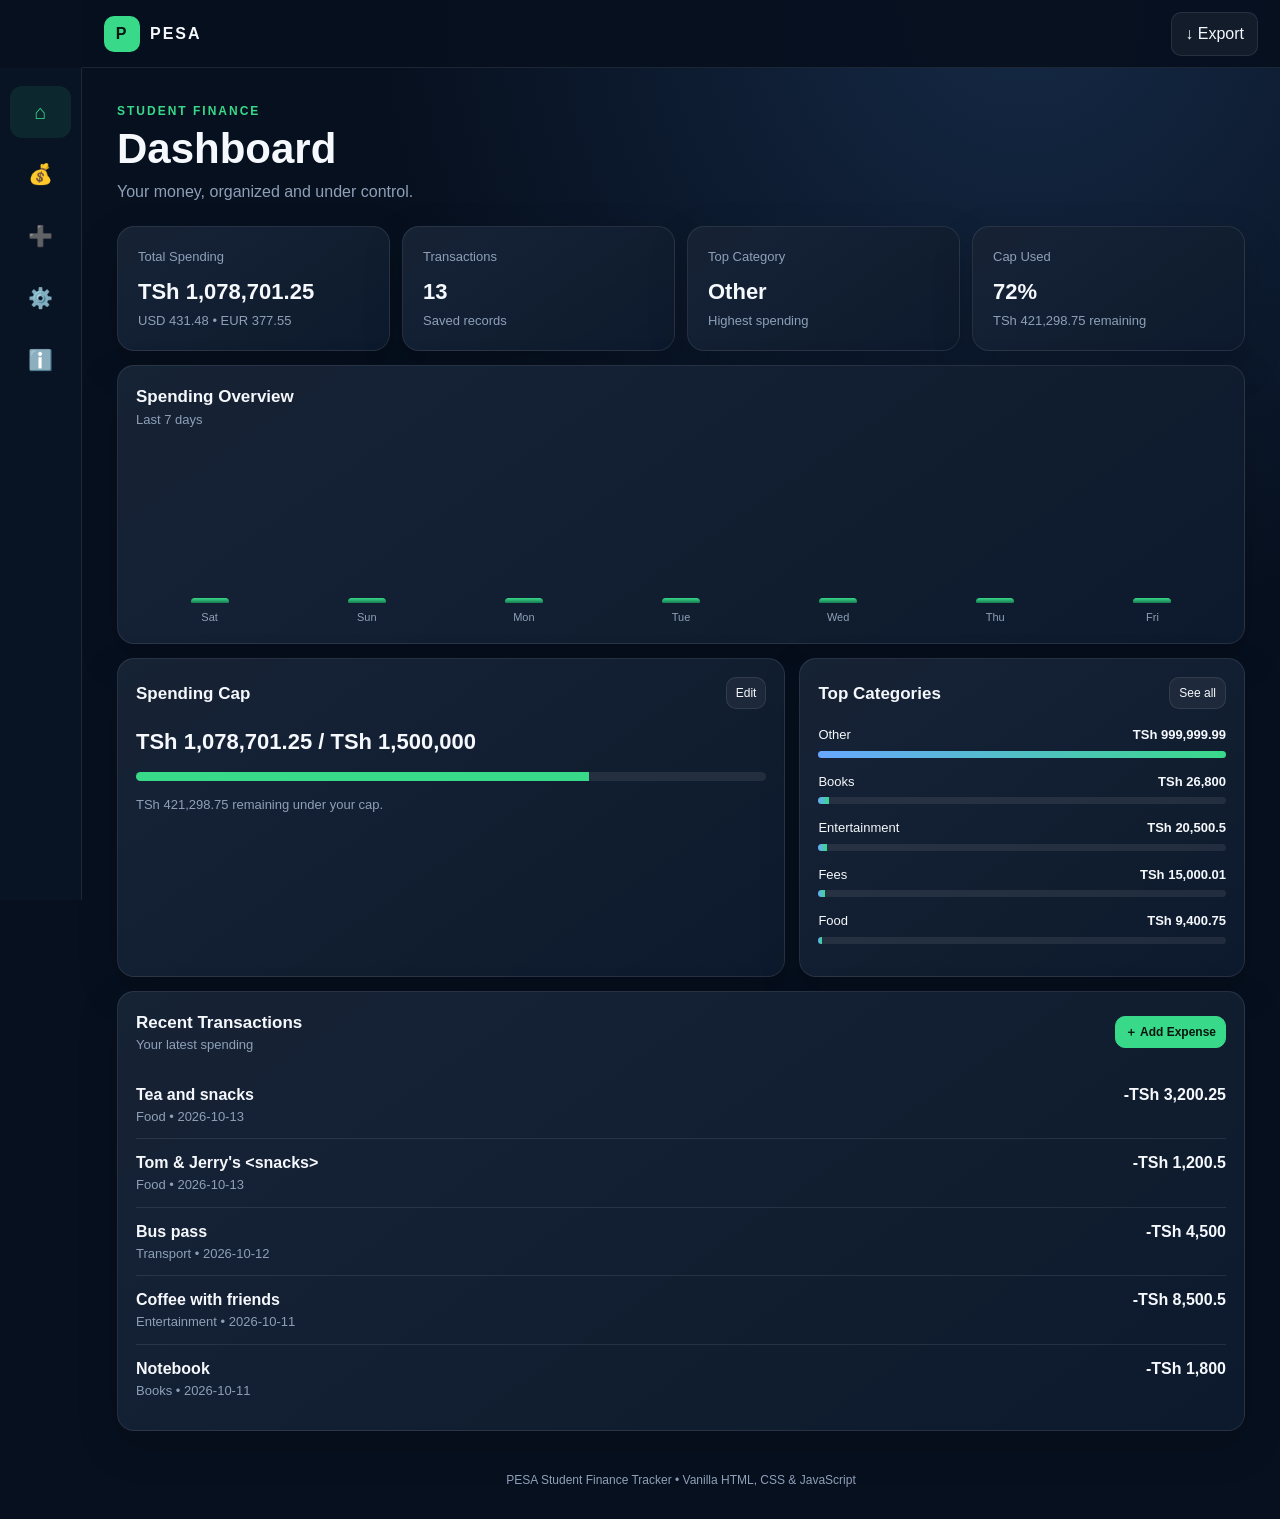
<file: Index.html>
<!DOCTYPE html>
<html lang="en">
<head>
  <meta charset="UTF-8">
  <meta name="viewport" content="width=device-width, initial-scale=1.0">
  <title>PESA | Student Finance Tracker</title>
  <link rel="stylesheet" href="styles/main.css">
</head>
<body>
  <a class="skip-link" href="#main">Skip to main content</a>

  <header class="topbar">
    <div class="brand">
      <span class="logo" aria-hidden="true">P</span>
      <span>PESA</span>
    </div>
    <button class="btn" id="exportTop" aria-label="Export data as JSON" title="Export data">↓ Export</button>
  </header>

  <nav class="sidebar" aria-label="Main navigation">
    <button class="active" data-view="dashboard" title="Dashboard" aria-label="Dashboard" aria-current="page">⌂</button>
    <button data-view="transactions" title="Transactions" aria-label="Transactions">💰</button>
    <button data-view="add" title="Add Expense" aria-label="Add Expense">➕</button>
    <button data-view="settings" title="Settings" aria-label="Settings">⚙️</button>
    <button data-view="about" title="About" aria-label="About">ℹ️</button>
  </nav>

  <main id="main" tabindex="-1">

    <!-- DASHBOARD -->
    <section id="dashboard" class="view active" aria-labelledby="dashboardTitle">
      <div class="heading">
        <div class="eyebrow">Student Finance</div>
        <h1 id="dashboardTitle">Dashboard</h1>
        <p class="subtitle">Your money, organized and under control.</p>
      </div>

      <div class="stats">
        <article class="card stat">
          <div class="stat-label">Total Spending</div>
          <div class="stat-value" id="totalSpending">TSh 0</div>
          <div class="small" id="totalConverted">All recorded expenses</div>
        </article>
        <article class="card stat">
          <div class="stat-label">Transactions</div>
          <div class="stat-value" id="totalRecords">0</div>
          <div class="small">Saved records</div>
        </article>
        <article class="card stat">
          <div class="stat-label">Top Category</div>
          <div class="stat-value" id="topCategory">—</div>
          <div class="small">Highest spending</div>
        </article>
        <article class="card stat">
          <div class="stat-label">Cap Used</div>
          <div class="stat-value" id="budgetPercent">0%</div>
          <div class="small" id="budgetSmall">Set a cap in Settings</div>
        </article>
      </div>

      <div class="dashboard-grid">
        <section class="card panel wide" aria-labelledby="trendTitle">
          <div class="panel-head">
            <div>
              <h2 id="trendTitle">Spending Overview</h2>
              <p class="muted small">Last 7 days</p>
            </div>
          </div>
          <div class="chart" id="trendChart" role="img" aria-label="Bar chart of spending over the last 7 days"></div>
          <p class="sr-only" id="trendSummary"></p>
        </section>

        <section class="card panel" aria-labelledby="capTitle">
          <div class="panel-head">
            <h2 id="capTitle">Spending Cap</h2>
            <button class="btn small-btn" data-view="settings">Edit</button>
          </div>
          <div class="stat-value" id="budgetDisplay">TSh 0 / TSh 0</div>
          <div class="progress"><div class="progress-bar" id="budgetBar"></div></div>
          <p class="muted small" id="capPolite" role="status"></p>
          <p class="small cap-alert" id="capAlert" role="alert"></p>
        </section>

        <section class="card panel" aria-labelledby="catTitle">
          <div class="panel-head">
            <h2 id="catTitle">Top Categories</h2>
            <button class="btn small-btn" data-view="transactions">See all</button>
          </div>
          <div id="categoriesList"></div>
        </section>

        <section class="card panel wide" aria-labelledby="recentTitle">
          <div class="panel-head">
            <div>
              <h2 id="recentTitle">Recent Transactions</h2>
              <p class="muted small">Your latest spending</p>
            </div>
            <button class="btn primary small-btn" data-view="add">＋ Add Expense</button>
          </div>
          <div id="recentTransactions"></div>
        </section>
      </div>
    </section>

    <!-- TRANSACTIONS -->
    <section id="transactions" class="view" aria-labelledby="transactionsTitle">
      <div class="heading">
        <div class="eyebrow">Records</div>
        <h1 id="transactionsTitle">Transactions</h1>
        <p class="subtitle">Search with regex, sort, edit and manage your expenses</p>
      </div>

      <div class="toolbar">
        <div>
          <label for="search">Search (regex allowed)</label>
          <input id="search" type="search" placeholder="e.g. (coffee|tea)" autocomplete="off">
        </div>
        <div>
          <label for="sort">Sort by</label>
          <select id="sort">
            <option value="newest">Date: newest</option>
            <option value="oldest">Date: oldest</option>
            <option value="az">Description: A → Z</option>
            <option value="za">Description: Z → A</option>
            <option value="high">Amount: high → low</option>
            <option value="low">Amount: low → high</option>
          </select>
        </div>
        <label class="check"><input type="checkbox" id="caseToggle" checked> Ignore case</label>
        <button class="btn primary" data-view="add">＋ Add Expense</button>
      </div>
      <p id="searchStatus" role="status" class="muted small"></p>

      <div class="table-wrap" tabindex="0" role="region" aria-label="Transactions table, scrollable">
        <table>
          <caption class="sr-only">List of expenses</caption>
          <thead>
            <tr>
              <th scope="col">Date</th>
              <th scope="col">Description</th>
              <th scope="col">Category</th>
              <th scope="col">Amount</th>
              <th scope="col">Actions</th>
            </tr>
          </thead>
          <tbody id="transactionsBody"></tbody>
        </table>
      </div>
      <p id="emptyMessage" class="muted empty">No transactions found.</p>
    </section>

    <!-- ADD -->
    <section id="add" class="view" aria-labelledby="formTitle">
      <div class="heading">
        <div class="eyebrow">Records</div>
        <h1 id="formTitle">Add Expense</h1>
        <p class="subtitle">Record a new student expense.</p>
      </div>

      <form id="expenseForm" class="card form-card" novalidate>
        <div class="form-grid">
          <div>
            <label for="description">Description</label>
            <input id="description" placeholder="e.g. Lunch at cafeteria" aria-describedby="descriptionError" autocomplete="off">
            <div class="field-error" id="descriptionError"></div>
          </div>

          <div class="form-grid two">
            <div>
              <label for="amount">Amount</label>
              <input id="amount" type="text" inputmode="decimal" placeholder="5000" aria-describedby="amountError" autocomplete="off">
              <div class="field-error" id="amountError"></div>
            </div>
            <div>
              <label for="category">Category</label>
              <select id="category" aria-describedby="categoryError"></select>
              <div class="field-error" id="categoryError"></div>
            </div>
          </div>

          <div>
            <label for="date">Date (YYYY-MM-DD)</label>
            <input id="date" type="text" placeholder="2026-10-13" aria-describedby="dateError" autocomplete="off">
            <div class="field-error" id="dateError"></div>
          </div>

          <div class="button-row">
            <button type="button" class="btn" id="cancel">Cancel</button>
            <button type="submit" class="btn primary" id="submitExpense">Add Expense</button>
          </div>
        </div>
      </form>
    </section>

    <!-- SETTINGS -->
    <section id="settings" class="view" aria-labelledby="settingsTitle">
      <div class="heading">
        <div class="eyebrow">Preferences</div>
        <h1 id="settingsTitle">Settings</h1>
        <p class="subtitle">Control your cap, currencies and saved data.</p>
      </div>

      <div class="info-grid">
        <section class="card info-card" aria-labelledby="capCurTitle">
          <h2 id="capCurTitle">Cap &amp; Currency</h2>
          <div class="setting-row">
            <label for="budgetInput">Spending cap (in base currency)</label>
            <input id="budgetInput" type="text" inputmode="decimal">
          </div>
          <div class="setting-row">
            <label for="baseCurrency">Base currency code</label>
            <input id="baseCurrency" maxlength="5">
          </div>
          <div class="setting-row">
            <label for="cur1Code">Currency 2 code</label>
            <input id="cur1Code" maxlength="5">
            <label for="cur1Rate">1 base = ? of currency 2</label>
            <input id="cur1Rate" inputmode="decimal">
          </div>
          <div class="setting-row">
            <label for="cur2Code">Currency 3 code</label>
            <input id="cur2Code" maxlength="5">
            <label for="cur2Rate">1 base = ? of currency 3</label>
            <input id="cur2Rate" inputmode="decimal">
          </div>
          <div class="field-error" id="settingsError" role="alert"></div>
          <div class="button-row">
            <button class="btn primary" id="saveSettings">Save Settings</button>
          </div>
        </section>

        <section class="card info-card" aria-labelledby="catSetTitle">
          <h2 id="catSetTitle">Categories</h2>
          <p class="muted small">Add or remove expense categories.</p>
          <div id="settingsCategories"></div>
          <div class="setting-row">
            <label for="newCategory">New category</label>
            <input id="newCategory" aria-describedby="newCategoryError" autocomplete="off">
            <div class="field-error" id="newCategoryError"></div>
          </div>
          <div class="button-row">
            <button class="btn" id="addCategory">＋ Add Category</button>
          </div>
        </section>

        <section class="card info-card" aria-labelledby="dataTitle">
          <h2 id="dataTitle">Data</h2>
          <p class="muted small">Save a copy of your records, load a saved copy, or restore starter data.</p>
          <div class="button-row">
            <button class="btn primary" id="exportBtn">Export JSON</button>
            <button class="btn danger" id="resetBtn">Reset Data</button>
          </div>
          <div class="setting-row">
            <label for="importFile">Import JSON file</label>
            <input type="file" id="importFile" accept="application/json,.json">
            <p id="importMessage" role="status" class="small"></p>
          </div>
        </section>
      </div>
    </section>

    <!-- ABOUT -->
    <section id="about" class="view" aria-labelledby="aboutTitle">
      <div class="heading">
        <div class="eyebrow">About</div>
        <h1 id="aboutTitle">About PESA</h1>
        <p class="subtitle">Student finance, simplified.</p>
      </div>

      <div class="info-grid">
        <article class="card info-card">
          <h2>What is PESA?</h2>
          <p class="muted mt">PESA helps students record expenses, understand spending patterns and stay within a personal spending cap.</p>
          <ul class="plain-list">
            <li>Expense tracking with validated forms</li>
            <li>Regex search and sorting</li>
            <li>Cap monitoring with live messages</li>
            <li>Local saving plus JSON import/export</li>
          </ul>
        </article>

        <article class="card info-card">
          <h2>Developer</h2>
          <p class="muted mt">Student Finance Tracker project.</p>
          <div class="setting-row">GitHub: <a href="https://github.com/yourusername">github.com/yourusername</a></div>
          <div class="setting-row">Email: <a href="mailto:your@email.com">your@email.com</a></div>
        </article>
      </div>
    </section>
  </main>

  <footer>PESA Student Finance Tracker • Vanilla HTML, CSS &amp; JavaScript</footer>

  <nav class="mobile-nav" aria-label="Mobile navigation">
    <button class="active" data-view="dashboard" aria-current="page">⌂<br>Home</button>
    <button data-view="transactions">⇄<br>Records</button>
    <button data-view="add">＋<br>Add</button>
    <button data-view="settings">⚙<br>Settings</button>
    <button data-view="about">ℹ<br>About</button>
  </nav>

  <div id="status" class="status" role="status"></div>

  <script src="scripts/main.js"></script>
</body>
</html>
</file>
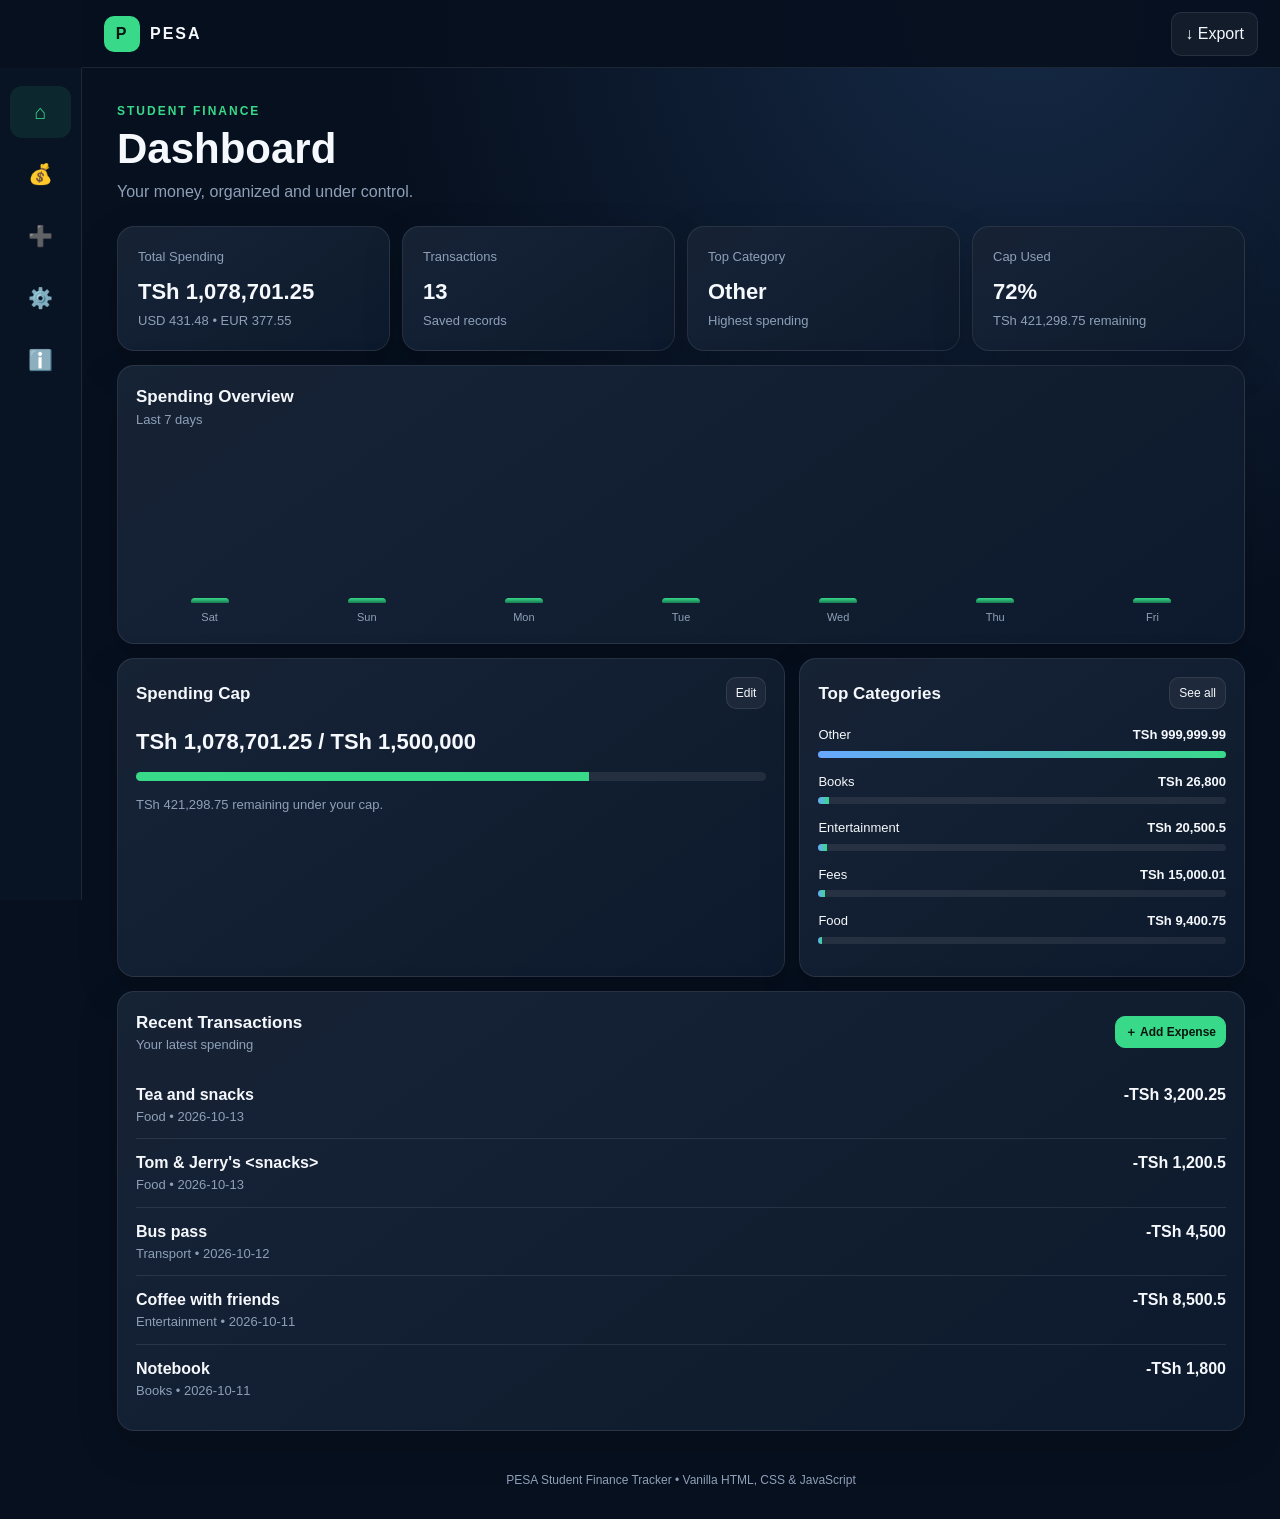
<file: index.html>
<!DOCTYPE html>
<html lang="en">
<head>
  <meta charset="UTF-8">
  <meta name="viewport" content="width=device-width, initial-scale=1.0">
  <title>PESA | Student Finance Tracker</title>
  <link rel="stylesheet" href="styles/main.css">
</head>
<body>
  <a class="skip-link" href="#main">Skip to main content</a>

  <header class="topbar">
    <div class="brand">
      <span class="logo" aria-hidden="true">P</span>
      <span>PESA</span>
    </div>
    <button class="btn" id="exportTop" aria-label="Export data as JSON" title="Export data">↓ Export</button>
  </header>

  <nav class="sidebar" aria-label="Main navigation">
    <button class="active" data-view="dashboard" title="Dashboard" aria-label="Dashboard" aria-current="page">⌂</button>
    <button data-view="transactions" title="Transactions" aria-label="Transactions">💰</button>
    <button data-view="add" title="Add Expense" aria-label="Add Expense">➕</button>
    <button data-view="settings" title="Settings" aria-label="Settings">⚙️</button>
    <button data-view="about" title="About" aria-label="About">ℹ️</button>
  </nav>

  <main id="main" tabindex="-1">

    <!-- DASHBOARD -->
    <section id="dashboard" class="view active" aria-labelledby="dashboardTitle">
      <div class="heading">
        <div class="eyebrow">Student Finance</div>
        <h1 id="dashboardTitle">Dashboard</h1>
        <p class="subtitle">Your money, organized and under control.</p>
      </div>

      <div class="stats">
        <article class="card stat">
          <div class="stat-label">Total Spending</div>
          <div class="stat-value" id="totalSpending">TSh 0</div>
          <div class="small" id="totalConverted">All recorded expenses</div>
        </article>
        <article class="card stat">
          <div class="stat-label">Transactions</div>
          <div class="stat-value" id="totalRecords">0</div>
          <div class="small">Saved records</div>
        </article>
        <article class="card stat">
          <div class="stat-label">Top Category</div>
          <div class="stat-value" id="topCategory">—</div>
          <div class="small">Highest spending</div>
        </article>
        <article class="card stat">
          <div class="stat-label">Cap Used</div>
          <div class="stat-value" id="budgetPercent">0%</div>
          <div class="small" id="budgetSmall">Set a cap in Settings</div>
        </article>
      </div>

      <div class="dashboard-grid">
        <section class="card panel wide" aria-labelledby="trendTitle">
          <div class="panel-head">
            <div>
              <h2 id="trendTitle">Spending Overview</h2>
              <p class="muted small">Last 7 days</p>
            </div>
          </div>
          <div class="chart" id="trendChart" role="img" aria-label="Bar chart of spending over the last 7 days"></div>
          <p class="sr-only" id="trendSummary"></p>
        </section>

        <section class="card panel" aria-labelledby="capTitle">
          <div class="panel-head">
            <h2 id="capTitle">Spending Cap</h2>
            <button class="btn small-btn" data-view="settings">Edit</button>
          </div>
          <div class="stat-value" id="budgetDisplay">TSh 0 / TSh 0</div>
          <div class="progress"><div class="progress-bar" id="budgetBar"></div></div>
          <p class="muted small" id="capPolite" role="status"></p>
          <p class="small cap-alert" id="capAlert" role="alert"></p>
        </section>

        <section class="card panel" aria-labelledby="catTitle">
          <div class="panel-head">
            <h2 id="catTitle">Top Categories</h2>
            <button class="btn small-btn" data-view="transactions">See all</button>
          </div>
          <div id="categoriesList"></div>
        </section>

        <section class="card panel wide" aria-labelledby="recentTitle">
          <div class="panel-head">
            <div>
              <h2 id="recentTitle">Recent Transactions</h2>
              <p class="muted small">Your latest spending</p>
            </div>
            <button class="btn primary small-btn" data-view="add">＋ Add Expense</button>
          </div>
          <div id="recentTransactions"></div>
        </section>
      </div>
    </section>

    <!-- TRANSACTIONS -->
    <section id="transactions" class="view" aria-labelledby="transactionsTitle">
      <div class="heading">
        <div class="eyebrow">Records</div>
        <h1 id="transactionsTitle">Transactions</h1>
        <p class="subtitle">Search with regex, sort, edit and manage your expenses</p>
      </div>

      <div class="toolbar">
        <div>
          <label for="search">Search (regex allowed)</label>
          <input id="search" type="search" placeholder="e.g. (coffee|tea)" autocomplete="off">
        </div>
        <div>
          <label for="sort">Sort by</label>
          <select id="sort">
            <option value="newest">Date: newest</option>
            <option value="oldest">Date: oldest</option>
            <option value="az">Description: A → Z</option>
            <option value="za">Description: Z → A</option>
            <option value="high">Amount: high → low</option>
            <option value="low">Amount: low → high</option>
          </select>
        </div>
        <label class="check"><input type="checkbox" id="caseToggle" checked> Ignore case</label>
        <button class="btn primary" data-view="add">＋ Add Expense</button>
      </div>
      <p id="searchStatus" role="status" class="muted small"></p>

      <div class="table-wrap" tabindex="0" role="region" aria-label="Transactions table, scrollable">
        <table>
          <caption class="sr-only">List of expenses</caption>
          <thead>
            <tr>
              <th scope="col">Date</th>
              <th scope="col">Description</th>
              <th scope="col">Category</th>
              <th scope="col">Amount</th>
              <th scope="col">Actions</th>
            </tr>
          </thead>
          <tbody id="transactionsBody"></tbody>
        </table>
      </div>
      <p id="emptyMessage" class="muted empty">No transactions found.</p>
    </section>

    <!-- ADD -->
    <section id="add" class="view" aria-labelledby="formTitle">
      <div class="heading">
        <div class="eyebrow">Records</div>
        <h1 id="formTitle">Add Expense</h1>
        <p class="subtitle">Record a new student expense.</p>
      </div>

      <form id="expenseForm" class="card form-card" novalidate>
        <div class="form-grid">
          <div>
            <label for="description">Description</label>
            <input id="description" placeholder="e.g. Lunch at cafeteria" aria-describedby="descriptionError" autocomplete="off">
            <div class="field-error" id="descriptionError"></div>
          </div>

          <div class="form-grid two">
            <div>
              <label for="amount">Amount</label>
              <input id="amount" type="text" inputmode="decimal" placeholder="5000" aria-describedby="amountError" autocomplete="off">
              <div class="field-error" id="amountError"></div>
            </div>
            <div>
              <label for="category">Category</label>
              <select id="category" aria-describedby="categoryError"></select>
              <div class="field-error" id="categoryError"></div>
            </div>
          </div>

          <div>
            <label for="date">Date (YYYY-MM-DD)</label>
            <input id="date" type="text" placeholder="2026-10-13" aria-describedby="dateError" autocomplete="off">
            <div class="field-error" id="dateError"></div>
          </div>

          <div class="button-row">
            <button type="button" class="btn" id="cancel">Cancel</button>
            <button type="submit" class="btn primary" id="submitExpense">Add Expense</button>
          </div>
        </div>
      </form>
    </section>

    <!-- SETTINGS -->
    <section id="settings" class="view" aria-labelledby="settingsTitle">
      <div class="heading">
        <div class="eyebrow">Preferences</div>
        <h1 id="settingsTitle">Settings</h1>
        <p class="subtitle">Control your cap, currencies and saved data.</p>
      </div>

      <div class="info-grid">
        <section class="card info-card" aria-labelledby="capCurTitle">
          <h2 id="capCurTitle">Cap &amp; Currency</h2>
          <div class="setting-row">
            <label for="budgetInput">Spending cap (in base currency)</label>
            <input id="budgetInput" type="text" inputmode="decimal">
          </div>
          <div class="setting-row">
            <label for="baseCurrency">Base currency code</label>
            <input id="baseCurrency" maxlength="5">
          </div>
          <div class="setting-row">
            <label for="cur1Code">Currency 2 code</label>
            <input id="cur1Code" maxlength="5">
            <label for="cur1Rate">1 base = ? of currency 2</label>
            <input id="cur1Rate" inputmode="decimal">
          </div>
          <div class="setting-row">
            <label for="cur2Code">Currency 3 code</label>
            <input id="cur2Code" maxlength="5">
            <label for="cur2Rate">1 base = ? of currency 3</label>
            <input id="cur2Rate" inputmode="decimal">
          </div>
          <div class="field-error" id="settingsError" role="alert"></div>
          <div class="button-row">
            <button class="btn primary" id="saveSettings">Save Settings</button>
          </div>
        </section>

        <section class="card info-card" aria-labelledby="catSetTitle">
          <h2 id="catSetTitle">Categories</h2>
          <p class="muted small">Add or remove expense categories.</p>
          <div id="settingsCategories"></div>
          <div class="setting-row">
            <label for="newCategory">New category</label>
            <input id="newCategory" aria-describedby="newCategoryError" autocomplete="off">
            <div class="field-error" id="newCategoryError"></div>
          </div>
          <div class="button-row">
            <button class="btn" id="addCategory">＋ Add Category</button>
          </div>
        </section>

        <section class="card info-card" aria-labelledby="dataTitle">
          <h2 id="dataTitle">Data</h2>
          <p class="muted small">Save a copy of your records, load a saved copy, or restore starter data.</p>
          <div class="button-row">
            <button class="btn primary" id="exportBtn">Export JSON</button>
            <button class="btn danger" id="resetBtn">Reset Data</button>
          </div>
          <div class="setting-row">
            <label for="importFile">Import JSON file</label>
            <input type="file" id="importFile" accept="application/json,.json">
            <p id="importMessage" role="status" class="small"></p>
          </div>
        </section>
      </div>
    </section>

    <!-- ABOUT -->
    <section id="about" class="view" aria-labelledby="aboutTitle">
      <div class="heading">
        <div class="eyebrow">About</div>
        <h1 id="aboutTitle">About PESA</h1>
        <p class="subtitle">Student finance, simplified.</p>
      </div>

      <div class="info-grid">
        <article class="card info-card">
          <h2>What is PESA?</h2>
          <p class="muted mt">PESA helps students record expenses, understand spending patterns and stay within a personal spending cap.</p>
          <ul class="plain-list">
            <li>Expense tracking with validated forms</li>
            <li>Regex search and sorting</li>
            <li>Cap monitoring with live messages</li>
            <li>Local saving plus JSON import/export</li>
          </ul>
        </article>

        <article class="card info-card">
          <h2>Developer</h2>
          <p class="muted mt">Student Finance Tracker project.</p>
          <div class="setting-row">GitHub: <a href="https://github.com/yourusername">github.com/yourusername</a></div>
          <div class="setting-row">Email: <a href="mailto:your@email.com">your@email.com</a></div>
        </article>
      </div>
    </section>
  </main>

  <footer>PESA Student Finance Tracker • Vanilla HTML, CSS &amp; JavaScript</footer>

  <nav class="mobile-nav" aria-label="Mobile navigation">
    <button class="active" data-view="dashboard" aria-current="page">⌂<br>Home</button>
    <button data-view="transactions">⇄<br>Records</button>
    <button data-view="add">＋<br>Add</button>
    <button data-view="settings">⚙<br>Settings</button>
    <button data-view="about">ℹ<br>About</button>
  </nav>

  <div id="status" class="status" role="status"></div>

  <script src="scripts/main.js"></script>
</body>
</html>
</file>
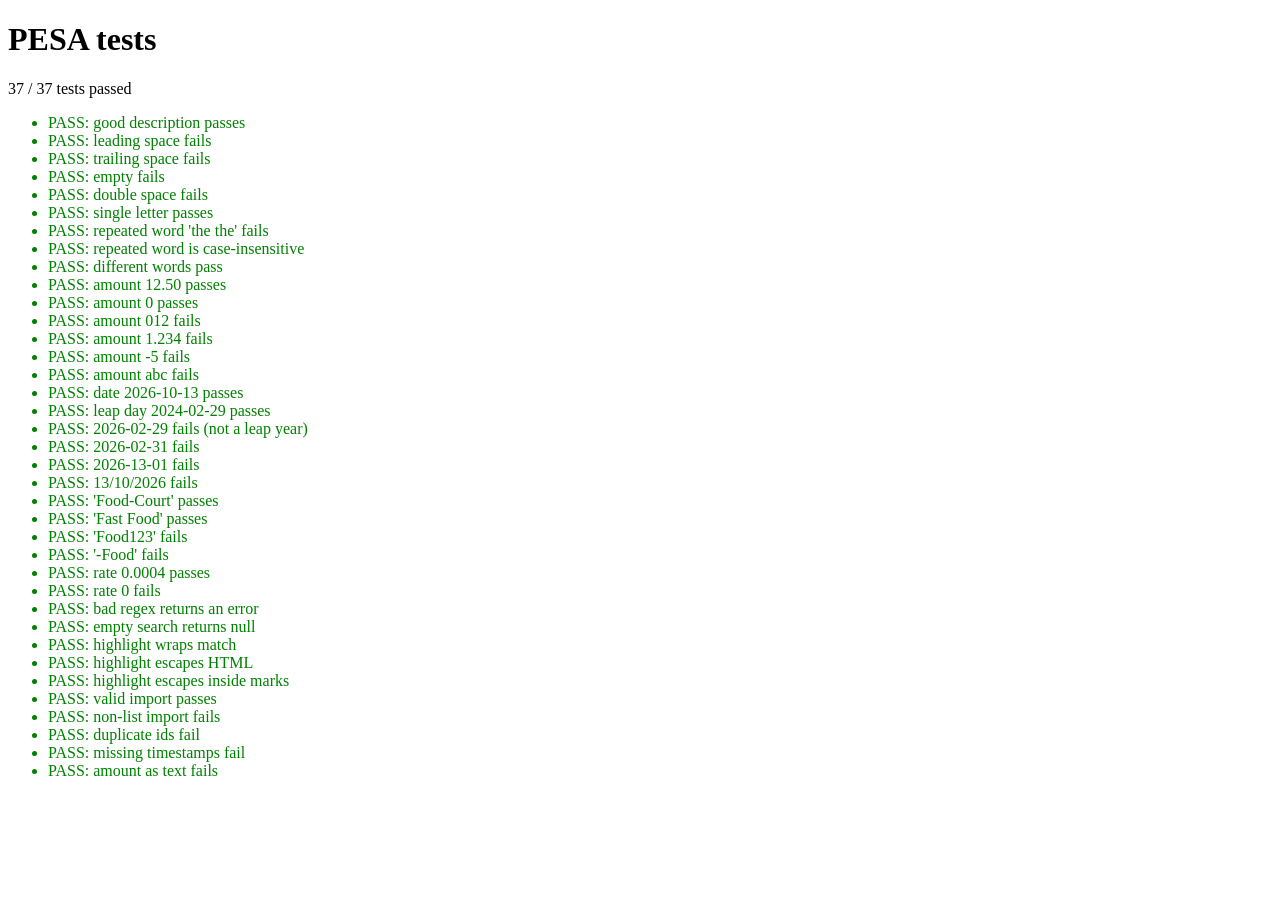
<file: tests.html>
<!DOCTYPE html>
<html lang="en">
<head>
  <meta charset="UTF-8">
  <meta name="viewport" content="width=device-width, initial-scale=1.0">
  <title>PESA tests</title>
</head>
<body>
<h1>PESA tests</h1>
<p id="summary"></p>
<ul id="results"></ul>

<script src="scripts/main.js"></script>
<script>
const V = Validators, S = Search;
let passed = 0, total = 0;

function test(name, condition) {
  total++;
  if (condition) passed++;
  const li = document.createElement("li");
  li.textContent = (condition ? "PASS: " : "FAIL: ") + name;
  li.style.color = condition ? "green" : "red";
  document.getElementById("results").append(li);
}

// Description
test("good description passes", V.validateDescription("Lunch at cafeteria") === "");
test("leading space fails", V.validateDescription(" Lunch") !== "");
test("trailing space fails", V.validateDescription("Lunch ") !== "");
test("empty fails", V.validateDescription("") !== "");
test("double space fails", V.validateDescription("Lunch  now") !== "");
test("single letter passes", V.validateDescription("X") === "");
// Advanced regex (back-reference)
test("repeated word 'the the' fails", V.validateDescription("the the bus") !== "");
test("repeated word is case-insensitive", V.validateDescription("The the bus") !== "");
test("different words pass", V.validateDescription("the red bus") === "");
// Amount
test("amount 12.50 passes", V.validateAmount("12.50") === "");
test("amount 0 passes", V.validateAmount("0") === "");
test("amount 012 fails", V.validateAmount("012") !== "");
test("amount 1.234 fails", V.validateAmount("1.234") !== "");
test("amount -5 fails", V.validateAmount("-5") !== "");
test("amount abc fails", V.validateAmount("abc") !== "");
// Date
test("date 2026-10-13 passes", V.validateDate("2026-10-13") === "");
test("leap day 2024-02-29 passes", V.validateDate("2024-02-29") === "");
test("2026-02-29 fails (not a leap year)", V.validateDate("2026-02-29") !== "");
test("2026-02-31 fails", V.validateDate("2026-02-31") !== "");
test("2026-13-01 fails", V.validateDate("2026-13-01") !== "");
test("13/10/2026 fails", V.validateDate("13/10/2026") !== "");
// Category
test("'Food-Court' passes", V.validateCategory("Food-Court") === "");
test("'Fast Food' passes", V.validateCategory("Fast Food") === "");
test("'Food123' fails", V.validateCategory("Food123") !== "");
test("'-Food' fails", V.validateCategory("-Food") !== "");
// Rates
test("rate 0.0004 passes", V.validateRate("0.0004") === "");
test("rate 0 fails", V.validateRate("0") !== "");
// Search
test("bad regex returns an error", S.compileRegex("(abc").error !== "");
test("empty search returns null", S.compileRegex("").re === null);
test("highlight wraps match", S.highlight("Coffee", /cof/i) === "<mark>Cof</mark>fee");
test("highlight escapes HTML", S.highlight("<b>", null) === "&lt;b&gt;");
test("highlight escapes inside marks", S.highlight("a<b", /<b/) === "a<mark>&lt;b</mark>");
// Import
const good = { id: "rec_1", description: "Lunch", amount: 5, category: "Food", date: "2026-10-13", createdAt: "x", updatedAt: "x" };
test("valid import passes", V.validateImport([good]) === "");
test("non-list import fails", V.validateImport({}) !== "");
test("duplicate ids fail", V.validateImport([good, good]) !== "");
test("missing timestamps fail", V.validateImport([Object.assign({}, good, { createdAt: undefined })]) !== "");
test("amount as text fails", V.validateImport([Object.assign({}, good, { amount: "5" })]) !== "");

document.getElementById("summary").textContent = passed + " / " + total + " tests passed";
</script>
</body>
</html>
</file>
<file: styles/main.css>
:root {
  --bg: #07101f;
  --panel: #0d1a2d;
  --panel2: #13233a;
  --text: #f5f8fc;
  --muted: #8ea0b8;
  --green: #39d98a;
  --red: #ff647c;
  --blue: #68a7ff;
  --border: rgba(255,255,255,.09);
}

* { box-sizing: border-box; margin: 0; padding: 0; }

body {
  background: radial-gradient(circle at 80% 0%, #152945 0, transparent 35%), var(--bg);
  color: var(--text);
  font-family: Arial, sans-serif;
  line-height: 1.5;
  min-height: 100vh;
}

button, input, select { font: inherit; }
button { cursor: pointer; }
a { color: var(--blue); }

/* ---------- Accessibility helpers ---------- */
:focus-visible { outline: 3px solid var(--blue); outline-offset: 2px; }
h1:focus, main:focus { outline: none; }

.skip-link {
  position: absolute; left: -999px; top: 8px; z-index: 100;
  background: var(--green); color: #06150e;
  padding: 8px 12px; border-radius: 8px; font-weight: bold;
}
.skip-link:focus { left: 8px; }

.sr-only {
  position: absolute; width: 1px; height: 1px; overflow: hidden;
  clip: rect(0 0 0 0); white-space: nowrap;
}

mark { background: #ffd54a; color: #111; padding: 0 2px; border-radius: 3px; }
input[aria-invalid="true"], select[aria-invalid="true"] { border-color: var(--red); }

/* ---------- Layout (mobile first) ---------- */
.topbar {
  height: 68px; padding: 0 16px;
  display: flex; align-items: center; justify-content: space-between; gap: 15px;
  border-bottom: 1px solid var(--border);
  background: rgba(7,16,31,.95);
  position: sticky; top: 0; z-index: 5;
}

.brand { display: flex; align-items: center; gap: 10px; font-weight: bold; letter-spacing: 2px; }

.logo {
  display: grid; place-items: center; width: 36px; height: 36px;
  border-radius: 10px; color: #06150e; background: var(--green); font-weight: bold;
}

.sidebar {
  display: none; width: 82px; padding: 18px 10px;
  position: fixed; top: 68px; bottom: 0;
  border-right: 1px solid var(--border); background: #081324;
}
.sidebar button {
  width: 100%; margin-bottom: 10px;
  border: 1px solid transparent; border-radius: 12px;
  padding: 10px 0; background: transparent; color: var(--muted); font-size: 20px;
  transition: background .2s ease, color .2s ease;
}

main { width: 100%; max-width: 1450px; margin: auto; padding: 22px 14px 100px; }

.view { display: none; }
.view.active { display: block; animation: fadeIn .3s ease; }

@keyframes fadeIn {
  from { opacity: 0; transform: translateY(8px); }
  to { opacity: 1; transform: none; }
}

.heading { margin-bottom: 22px; }
.eyebrow { color: var(--green); text-transform: uppercase; letter-spacing: 2px; font-size: 12px; font-weight: bold; }
h1 { font-size: clamp(28px, 4vw, 42px); line-height: 1.15; margin-top: 5px; }
h2 { font-size: 17px; }
.subtitle, .muted { color: var(--muted); }
.subtitle { margin-top: 7px; }
.mt { margin-top: 10px; }

.card {
  background: linear-gradient(145deg, rgba(255,255,255,.04), transparent), var(--panel);
  border: 1px solid var(--border);
  border-radius: 17px;
  box-shadow: 0 15px 40px rgba(0,0,0,.18);
}

.stats { display: grid; grid-template-columns: repeat(2, minmax(0, 1fr)); gap: 12px; }
.stat { padding: 16px; }
.stat-label, .small { color: var(--muted); font-size: 13px; }
.stat-value { font-size: clamp(19px, 2vw, 25px); font-weight: bold; margin: 8px 0 3px; overflow-wrap: anywhere; }

.dashboard-grid { display: grid; grid-template-columns: 1fr; gap: 14px; margin-top: 14px; }
.panel { padding: 18px; min-width: 0; }
.panel-head { display: flex; align-items: center; justify-content: space-between; gap: 12px; margin-bottom: 16px; }

.btn {
  border: 1px solid var(--border); border-radius: 10px;
  padding: 9px 13px; background: rgba(255,255,255,.05); color: var(--text);
  transition: background .2s ease, transform .1s ease;
}
.btn:hover { background: rgba(255,255,255,.1); }
.btn:active { transform: scale(.97); }
.primary { background: var(--green); color: #06150e; border-color: var(--green); font-weight: bold; }
.primary:hover { background: #5be8a3; }
.danger { color: white; border-color: rgba(255,100,124,.35); background: rgba(255,100,124,.1); }
.danger:hover { background: rgba(255,100,124,.25); }
.small-btn { padding: 6px 9px; font-size: 12px; }

.progress { height: 9px; border-radius: 20px; background: rgba(255,255,255,.08); margin: 14px 0; overflow: hidden; }
.progress-bar { height: 100%; background: var(--green); width: 0; transition: width .5s ease, background .3s ease; }
.progress-bar.over { background: var(--red); }
.cap-alert { color: var(--red); font-weight: bold; }

.chart { height: 180px; display: flex; align-items: end; gap: 10px; padding-top: 15px; }
.bar-wrap { flex: 1; height: 100%; display: flex; flex-direction: column; justify-content: end; align-items: center; gap: 6px; }
.bar { width: 100%; max-width: 38px; min-height: 3px; border-radius: 8px 8px 3px 3px; background: linear-gradient(var(--green), #167c50); transition: height .5s ease; }
.bar-label { font-size: 11px; color: var(--muted); }

.category { margin-bottom: 14px; }
.category-top { display: flex; justify-content: space-between; gap: 10px; font-size: 13px; margin-bottom: 6px; }
.track { height: 7px; background: rgba(255,255,255,.08); border-radius: 10px; overflow: hidden; }
.fill { height: 100%; background: linear-gradient(90deg, var(--blue), var(--green)); transition: width .5s ease; }

.recent-row { display: flex; justify-content: space-between; gap: 12px; padding: 12px 0; border-bottom: 1px solid var(--border); }
.recent-row:last-child { border-bottom: 0; }

.toolbar { display: grid; gap: 10px; margin-bottom: 10px; }

input, select {
  width: 100%; min-height: 42px; padding: 9px 11px;
  border: 1px solid var(--border); border-radius: 10px;
  color: var(--text); background: #111f34;
}
input[type="checkbox"] { width: auto; min-height: 0; accent-color: var(--green); }
input[type="file"] { padding: 8px; }
option { background: var(--panel); }

.check { display: flex; align-items: center; gap: 8px; font-weight: normal; margin: 0; }

.table-wrap { overflow-x: auto; border: 1px solid var(--border); border-radius: 12px; }
table { width: 100%; min-width: 650px; border-collapse: collapse; }
th, td { padding: 12px; border-bottom: 1px solid var(--border); text-align: left; font-size: 13px; }
th { color: var(--muted); font-size: 11px; text-transform: uppercase; }
tbody tr:last-child td { border-bottom: 0; }
tbody tr { transition: background .2s ease; }
tbody tr:hover { background: rgba(255,255,255,.03); }
td input, td select { min-width: 100px; min-height: 36px; }
td .small-btn { margin: 2px 0; }
.empty { padding: 20px; display: none; }

.pill { display: inline-block; padding: 3px 8px; border-radius: 20px; color: #cce3ff; background: rgba(104,167,255,.12); font-size: 11px; }

.form-card { max-width: 720px; padding: 20px; }
.form-grid { display: grid; gap: 15px; }

label { display: block; font-weight: bold; font-size: 13px; margin-bottom: 6px; }
.field-error { min-height: 17px; color: var(--red); font-size: 12px; margin-top: 4px; }

.button-row { display: flex; gap: 9px; flex-wrap: wrap; margin-top: 15px; }

.info-grid { display: grid; gap: 14px; }
.info-card { padding: 20px; }
.setting-row { padding: 12px 0; border-bottom: 1px solid var(--border); }
.setting-row input + label { margin-top: 10px; }
.setting-row:last-child { border-bottom: 0; }
.setting-row.flex { display: flex; justify-content: space-between; align-items: center; gap: 10px; }
.plain-list { padding-left: 20px; margin-top: 15px; color: var(--muted); }

.mobile-nav {
  position: fixed; z-index: 10; left: 8px; right: 8px; bottom: 8px;
  display: grid; grid-template-columns: repeat(5, 1fr); gap: 2px; padding: 6px;
  border: 1px solid var(--border); border-radius: 16px; background: rgba(13,26,45,.96);
}
.mobile-nav button {
  border: 0; border-radius: 10px; padding: 8px 2px;
  background: transparent; color: var(--muted); font-size: 11px;
  transition: background .2s ease, color .2s ease;
}
.mobile-nav button.active, .sidebar button.active { color: var(--green); background: rgba(57,217,138,.1); }

.status {
  position: fixed; right: 15px; left: 15px; bottom: 85px;
  background: var(--panel2); padding: 12px 16px;
  border: 1px solid var(--border); border-radius: 10px; z-index: 20;
  opacity: 0; transform: translateY(10px); pointer-events: none;
  transition: opacity .25s ease, transform .25s ease;
}
.status.show { opacity: 1; transform: none; }

footer { text-align: center; color: var(--muted); font-size: 12px; padding: 0 14px 100px; }

/* ---------- Breakpoint 1: ~360px (small phones and up) ---------- */
@media (min-width: 360px) {
  .stat { padding: 20px; }
  .stat-value { font-size: 22px; }
  main { padding: 26px 18px 100px; }
}

/* ---------- Breakpoint 2: 768px (tablet) ---------- */
@media (min-width: 768px) {
  .stats { grid-template-columns: repeat(4, minmax(0, 1fr)); }
  .dashboard-grid { grid-template-columns: 1.5fr 1fr; }
  .wide { grid-column: span 2; }
  .toolbar { grid-template-columns: 1fr 200px auto auto; align-items: end; }
  .toolbar .check { padding-bottom: 10px; }
  .form-grid.two, .info-grid { grid-template-columns: 1fr 1fr; }
  .status { left: auto; bottom: 90px; max-width: 360px; }
}

/* ---------- Breakpoint 3: 1024px (desktop) ---------- */
@media (min-width: 1024px) {
  .sidebar { display: block; }
  .mobile-nav { display: none; }
  .topbar { margin-left: 82px; padding: 0 22px; }
  main { margin-left: 82px; width: calc(100% - 82px); padding: 34px 35px 40px; }
  footer { margin-left: 82px; padding-bottom: 30px; }
  .status { bottom: 20px; }
}

@media (prefers-reduced-motion: reduce) {
  * { animation: none !important; transition: none !important; }
}
</file>
